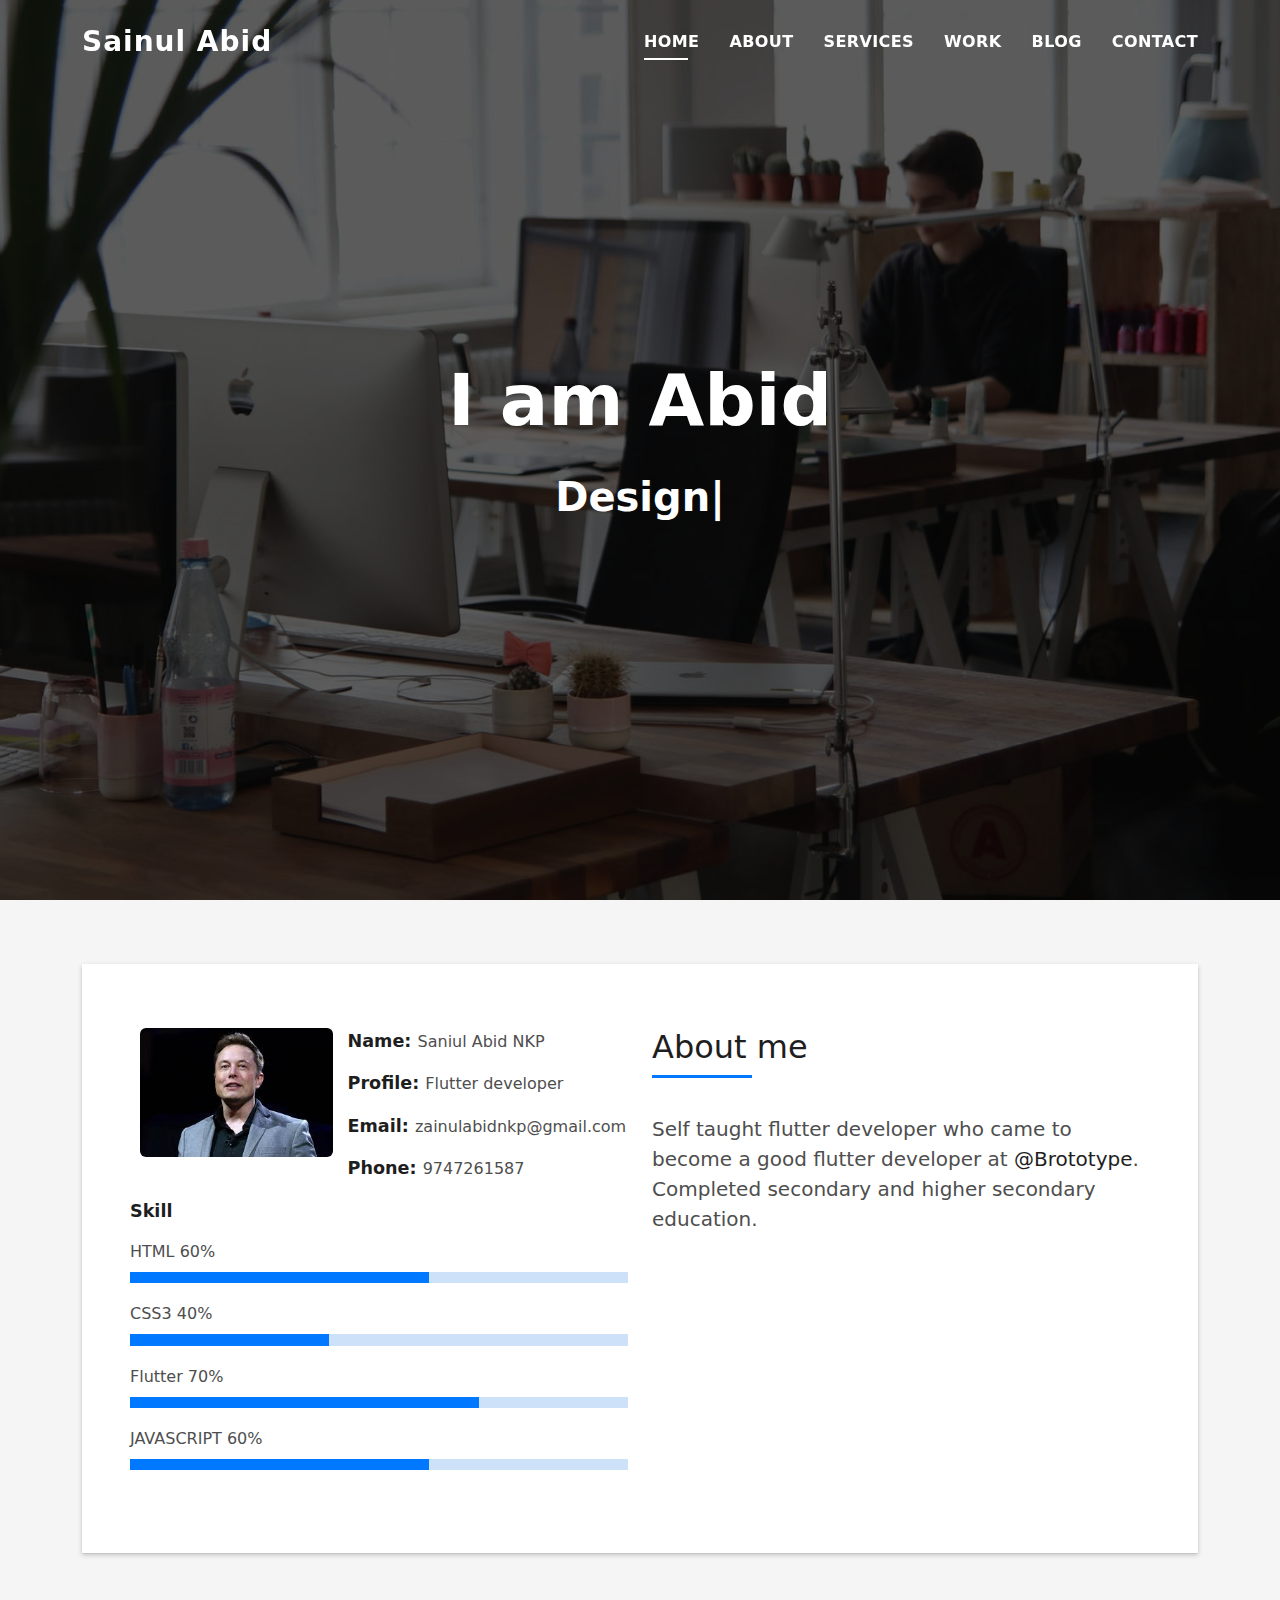
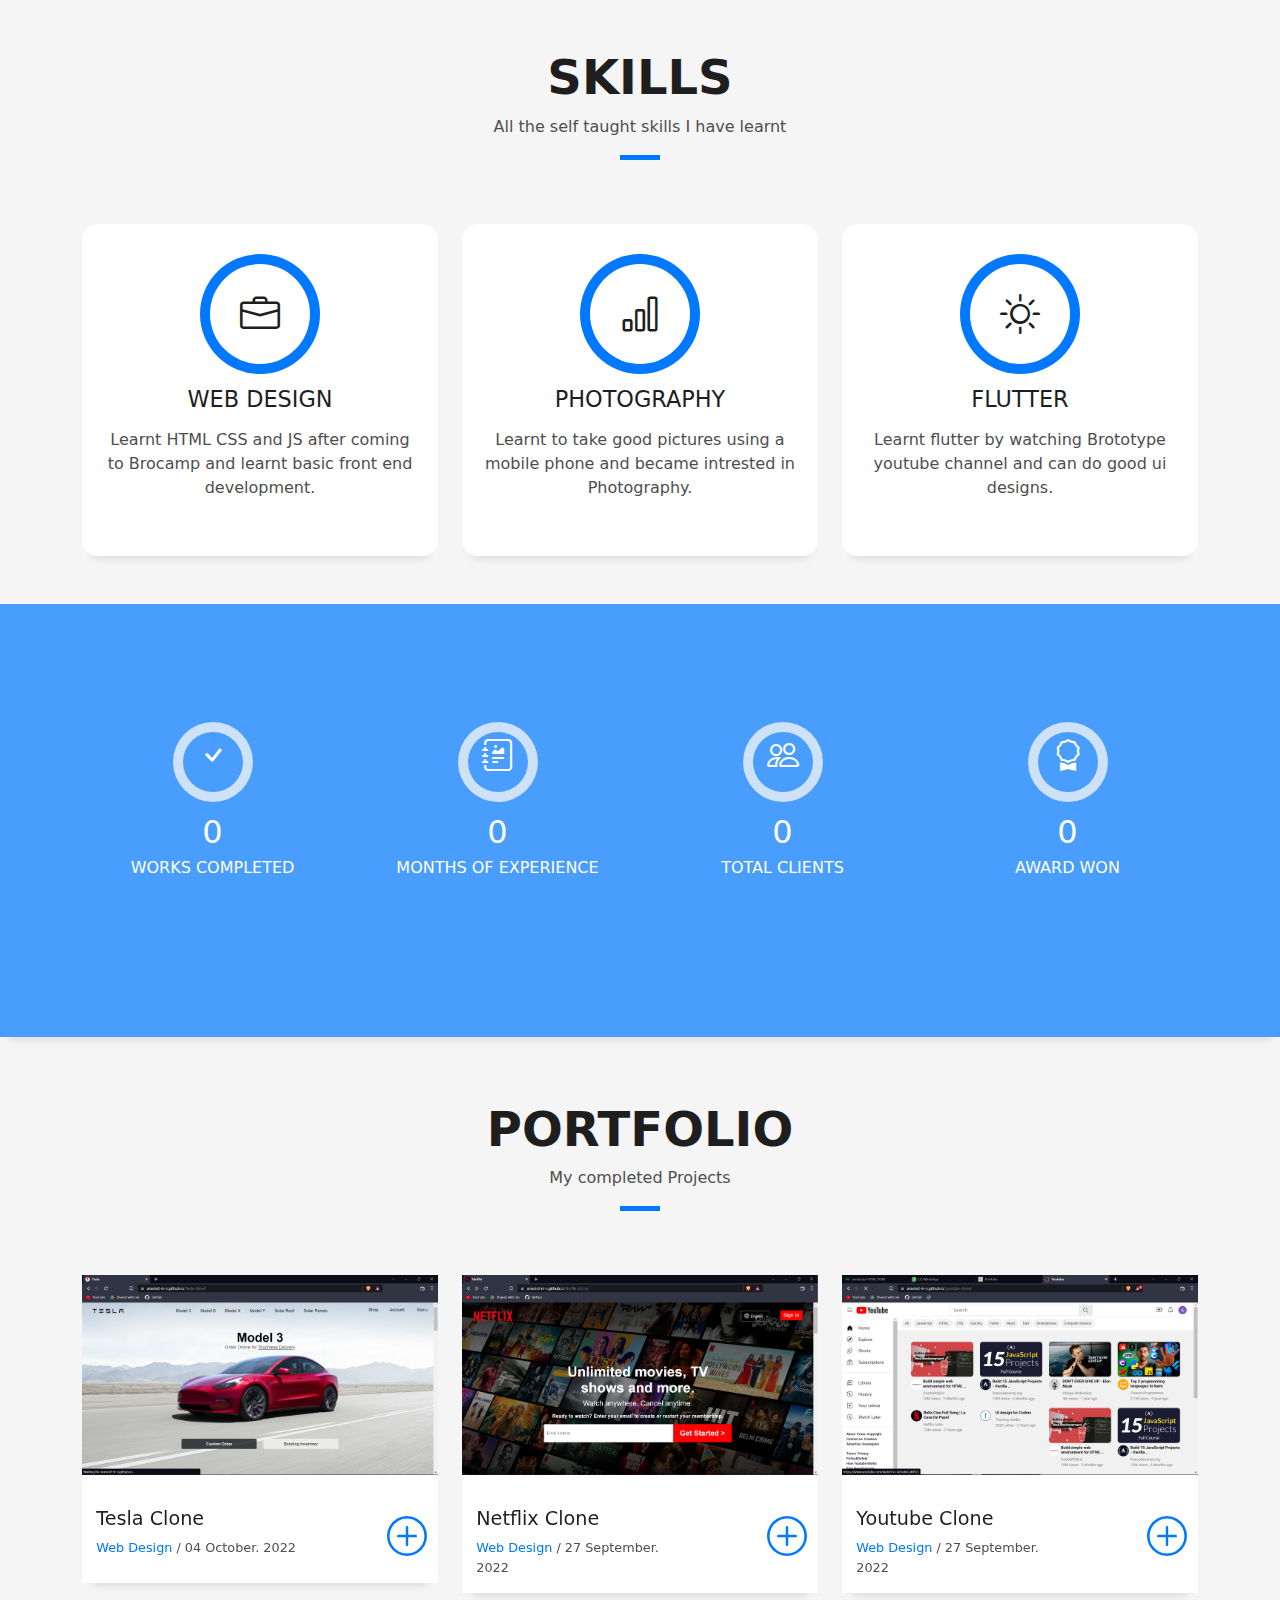
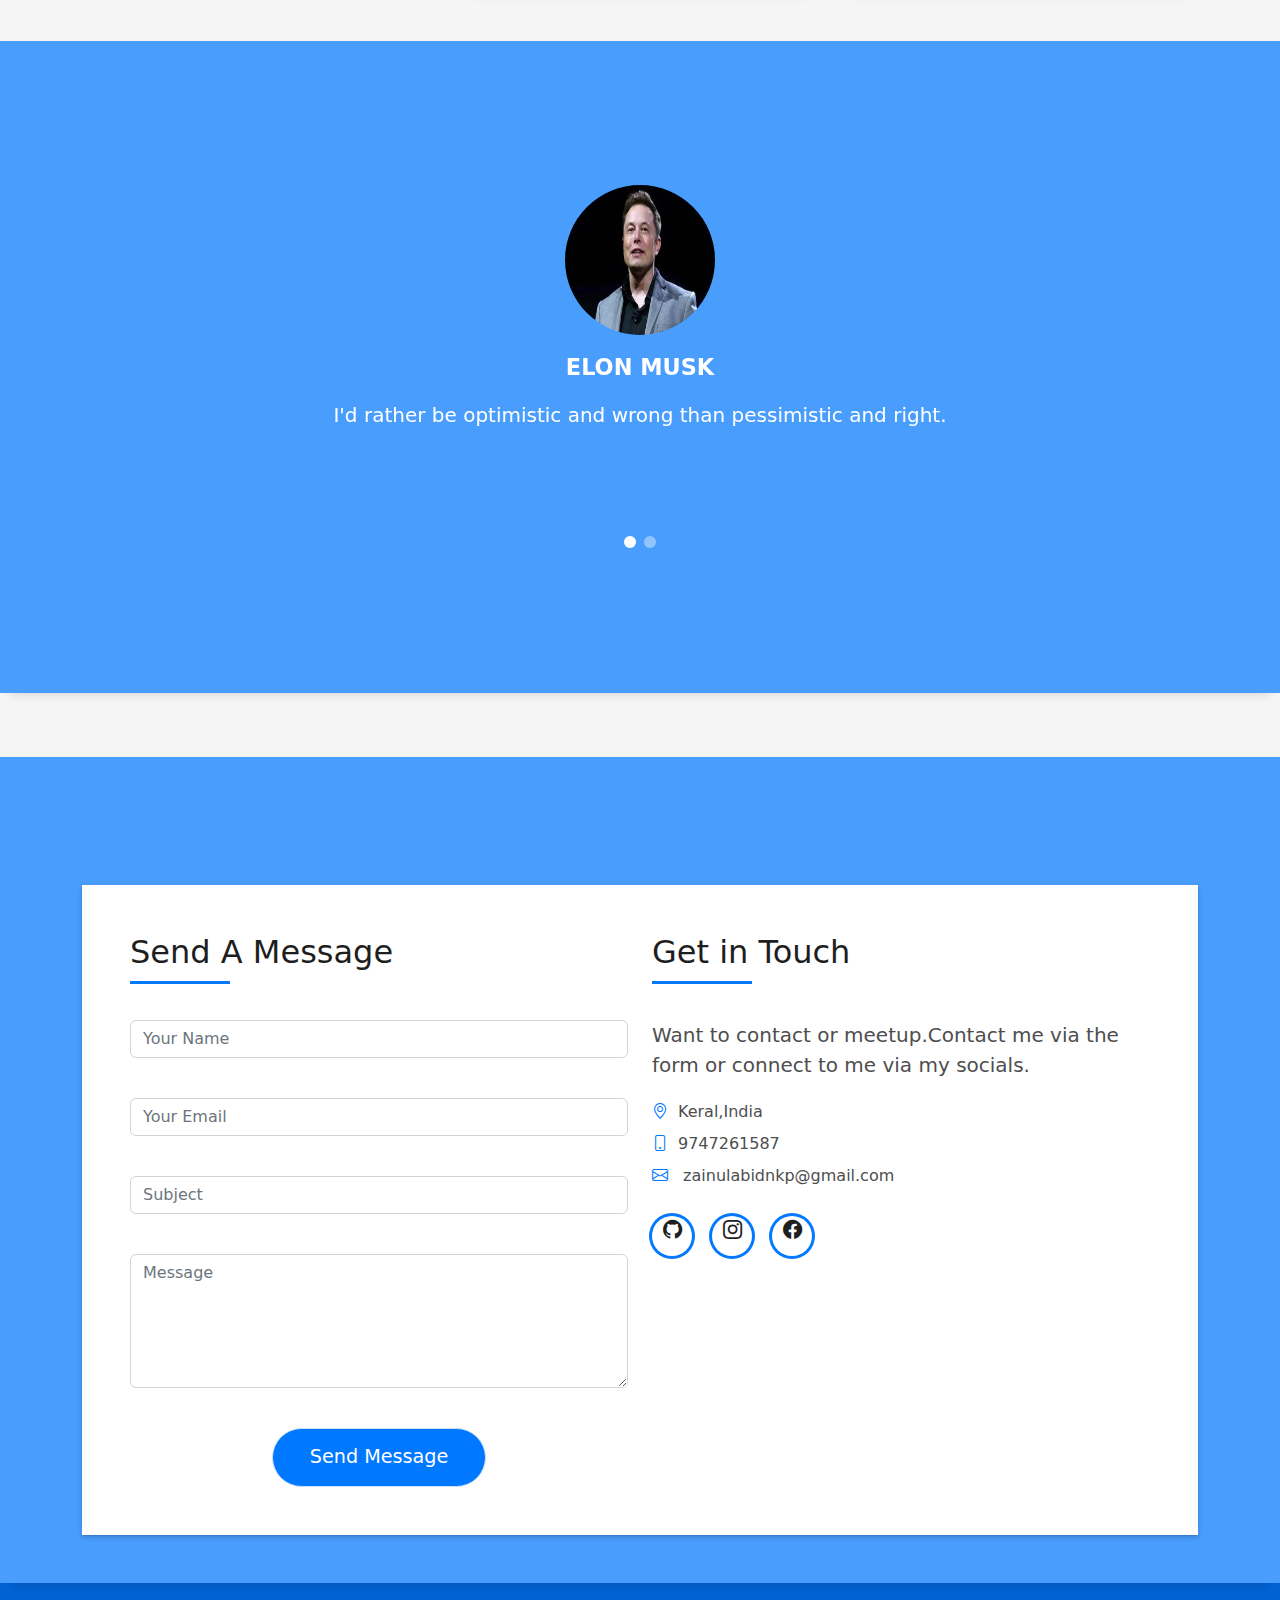
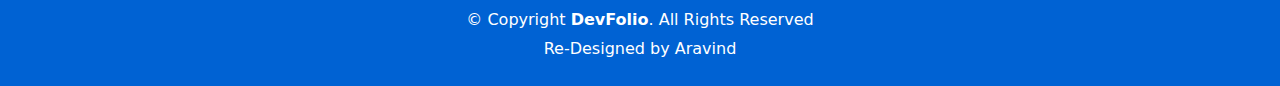
<file: personal website/index.html>
<!DOCTYPE html>
<html lang="en">

<head>
  <meta charset="utf-8">
  <meta content="width=device-width, initial-scale=1.0" name="viewport">

  <title>Portfolio</title>
  <meta content="" name="description">
  <meta content="" name="keywords">

  <!-- Favicons -->
  <link href="assets/img/favicon.png" rel="icon">

  <!-- Vendor CSS Files -->
  <link href="assets/vendor/bootstrap/css/bootstrap.min.css" rel="stylesheet">
  <link href="assets/vendor/bootstrap-icons/bootstrap-icons.css" rel="stylesheet">
  <link href="assets/vendor/glightbox/css/glightbox.min.css" rel="stylesheet">
  <link href="assets/vendor/swiper/swiper-bundle.min.css" rel="stylesheet">
  <!-- Template Main CSS File -->
  <link href="assets/css/style.css" rel="stylesheet">
</head>

<body>

  <!-- ======= Header ======= -->
  <header id="header" class="fixed-top">
    <div class="container d-flex align-items-center justify-content-between">

      <h1 class="logo"><a href="index.html">Sainul Abid</a></h1>

      <nav id="navbar" class="navbar">
        <ul>
          <li><a class="nav-link scrollto active" href="#hero">Home</a></li>
          <li><a class="nav-link scrollto" href="#about">About</a></li>
          <li><a class="nav-link scrollto" href="#services">Services</a></li>
          <li><a class="nav-link scrollto " href="#work">Work</a></li>
          <li><a class="nav-link scrollto " href="#blog">Blog</a></li>
          <li><a class="nav-link scrollto" href="#contact">Contact</a></li>
        </ul>
        <i class="bi bi-list mobile-nav-toggle"></i>
      </nav><!-- .navbar -->

    </div>
  </header><!-- End Header -->

  <!-- ======= Hero Section ======= -->
  <div id="hero" class="hero route bg-image" style="background-image: url(assets/img/counters-bg.jpg)">
    <div class="overlay-itro"></div>
    <div class="hero-content display-table">
      <div class="table-cell">
        <div class="container">
          <h1 class="hero-title mb-4">I am Abid</h1>
          <p class="hero-subtitle"><span class="typed" data-typed-items="Designer, Developer, Photographer"></span></p>
        </div>
      </div>
    </div>
  </div>
  <main id="main">

    <!-- ======= About Section ======= -->
    <section id="about" class="about-mf sect-pt4 route">
      <div class="container">
        <div class="row">
          <div class="col-sm-12">
            <div class="box-shadow-full">
              <div class="row">
                <div class="col-md-6">
                  <div class="row">
                    <div class="col-sm-6 col-md-5">
                      <div class="about-img">
                        <img src="assets/img/testimonial-2.jpg" class="img-fluid rounded b-shadow-a" alt="">
                      </div>
                    </div>
                    <div class="col-sm-6 col-md-7">
                      <div class="about-info">
                        <p><span class="title-s">Name: </span> <span>Saniul Abid NKP</span></p>
                        <p><span class="title-s">Profile: </span> <span>Flutter developer</span></p>
                        <p><span class="title-s">Email: </span> <span>zainulabidnkp@gmail.com</span></p>
                        <p><span class="title-s">Phone: </span> <span>9747261587</span></p>
                      </div>
                    </div>
                  </div>
                  <div class="skill-mf">
                    <p class="title-s">Skill</p>
                    <span>HTML</span> <span class="pull-right">60%</span>
                    <div class="progress">
                      <div class="progress-bar" role="progressbar" style="width: 60%;" aria-valuenow="85"
                        aria-valuemin="0" aria-valuemax="100"></div>
                    </div>
                    <span>CSS3</span> <span class="pull-right">40%</span>
                    <div class="progress">
                      <div class="progress-bar" role="progressbar" style="width:40%" aria-valuenow="75"
                        aria-valuemin="0" aria-valuemax="100"></div>
                    </div>
                    <span>Flutter</span> <span class="pull-right">70%</span>
                    <div class="progress">
                      <div class="progress-bar" role="progressbar" style="width: 70%" aria-valuenow="50"
                        aria-valuemin="0" aria-valuemax="100"></div>
                    </div>
                    <span>JAVASCRIPT</span> <span class="pull-right">60%</span>
                    <div class="progress">
                      <div class="progress-bar" role="progressbar" style="width: 60%" aria-valuenow="90"
                        aria-valuemin="0" aria-valuemax="100"></div>
                    </div>
                  </div>
                </div>
                <div class="col-md-6">
                  <div class="about-me pt-4 pt-md-0">
                    <div class="title-box-2">
                      <h5 class="title-left">
                        About me
                      </h5>
                    </div>
                    <p class="lead">
                      Self taught flutter developer who came to become a good flutter developer at <a
                        href="">@Brototype</a>.
                      Completed secondary and higher secondary education.
                    </p>
                  </div>
                </div>
              </div>
            </div>
          </div>
        </div>
      </div>
    </section>
    <section id="services" class="services-mf pt-5 route">
      <div class="container">
        <div class="row">
          <div class="col-sm-12">
            <div class="title-box text-center">
              <h3 class="title-a">
                Skills
              </h3>
              <p class="subtitle-a">
                All the self taught skills I have learnt
              </p>
              <div class="line-mf"></div>
            </div>
          </div>
        </div>
        <div class="row">
          <div class="col-md-4">
            <div class="service-box">
              <div class="service-ico">
                <span class="ico-circle"><i class="bi bi-briefcase"></i></span>
              </div>
              <div class="service-content">
                <h2 class="s-title">Web Design</h2>
                <p class="s-description text-center">
                  Learnt HTML CSS and JS after coming to Brocamp and learnt basic front end development.
                </p>
              </div>
            </div>
          </div>
          <div class="col-md-4">
            <div class="service-box">
              <div class="service-ico">
                <span class="ico-circle"><i class="bi bi-bar-chart"></i></span>
              </div>
              <div class="service-content">
                <h2 class="s-title">Photography</h2>
                <p class="s-description text-center">
                  Learnt to take good pictures using a mobile phone and became intrested in Photography.
                </p>
              </div>
            </div>
          </div>
          <div class="col-md-4">
            <div class="service-box">
              <div class="service-ico">
                <span class="ico-circle"><i class="bi bi-brightness-high"></i></span>
              </div>
              <div class="service-content">
                <h2 class="s-title">Flutter</h2>
                <p class="s-description text-center">
                  Learnt flutter by watching Brototype youtube channel and can do good ui designs.
                </p>
              </div>
            </div>
          </div>
        </div>
      </div>
    </section><!-- End Services Section -->

    <!-- ======= Counter Section ======= -->
    <div class="section-counter paralax-mf bg-image" style="background-image: url(assets/img/counters-bg.jpg)">
      <div class="overlay-mf"></div>
      <div class="container position-relative">
        <div class="row">
          <div class="col-sm-3 col-lg-3">
            <div class="counter-box counter-box pt-4 pt-md-0">
              <div class="counter-ico">
                <span class="ico-circle"><i class="bi bi-check"></i></span>
              </div>
              <div class="counter-num">
                <p data-purecounter-start="0" data-purecounter-end="5" data-purecounter-duration="1"
                  class="counter purecounter"></p>
                <span class="counter-text">WORKS COMPLETED</span>
              </div>
            </div>
          </div>
          <div class="col-sm-3 col-lg-3">
            <div class="counter-box pt-4 pt-md-0">
              <div class="counter-ico">
                <span class="ico-circle"><i class="bi bi-journal-richtext"></i></span>
              </div>
              <div class="counter-num">
                <p data-purecounter-start="0" data-purecounter-end="6" data-purecounter-duration="1"
                  class="counter purecounter"></p>
                <span class="counter-text">MONTHS OF EXPERIENCE</span>
              </div>
            </div>
          </div>
          <div class="col-sm-3 col-lg-3">
            <div class="counter-box pt-4 pt-md-0">
              <div class="counter-ico">
                <span class="ico-circle"><i class="bi bi-people"></i></span>
              </div>
              <div class="counter-num">
                <p data-purecounter-start="0" data-purecounter-end="0" data-purecounter-duration="1"
                  class="counter purecounter"></p>
                <span class="counter-text">TOTAL CLIENTS</span>
              </div>
            </div>
          </div>
          <div class="col-sm-3 col-lg-3">
            <div class="counter-box pt-4 pt-md-0">
              <div class="counter-ico">
                <span class="ico-circle"><i class="bi bi-award"></i></span>
              </div>
              <div class="counter-num">
                <p data-purecounter-start="0" data-purecounter-end="0" data-purecounter-duration="1"
                  class="counter purecounter"></p>
                <span class="counter-text">AWARD WON</span>
              </div>
            </div>
          </div>
        </div>
      </div>
    </div><!-- End Counter Section -->

    <!-- ======= Portfolio Section ======= -->
    <section id="work" class="portfolio-mf sect-pt4 route">
      <div class="container">
        <div class="row">
          <div class="col-sm-12">
            <div class="title-box text-center">
              <h3 class="title-a">
                Portfolio
              </h3>
              <p class="subtitle-a">
                My completed Projects
              </p>
              <div class="line-mf"></div>
            </div>
          </div>
        </div>
        <div class="row">
          <div class="col-md-4">
            <div class="work-box">
              <a href="assets/img/proj1.png" data-gallery="portfolioGallery" class="portfolio-lightbox">
                <div class="work-img">
                  <img src="assets/img/proj1.png" alt="" class="img-fluid">
                </div>
              </a>
              <div class="work-content">
                <div class="row">
                  <div class="col-sm-8">
                    <h2 class="w-title">Tesla Clone</h2>
                    <div class="w-more">
                      <span class="w-ctegory">Web Design</span> / <span class="w-date">04 October. 2022</span>
                    </div>
                  </div>
                  <div class="col-sm-4">
                    <div class="w-like">
                      <a href="https://aravind-m-s.github.io/Tesla-clone/"> <span class="bi bi-plus-circle"></span></a>
                    </div>
                  </div>
                </div>
              </div>
            </div>
          </div>
          <div class="col-md-4">
            <div class="work-box">
              <a href="assets/img/proj2.png" data-gallery="portfolioGallery" class="portfolio-lightbox">
                <div class="work-img">
                  <img src="assets/img/proj2.png" alt="" class="img-fluid">
                </div>
              </a>
              <div class="work-content">
                <div class="row">
                  <div class="col-sm-8">
                    <h2 class="w-title">Netflix Clone</h2>
                    <div class="w-more">
                      <span class="w-ctegory">Web Design</span> / <span class="w-date">27 September. 2022</span>
                    </div>
                  </div>
                  <div class="col-sm-4">
                    <div class="w-like">
                      <a href="https://aravind-m-s.github.io/Netflix-clone"> <span class="bi bi-plus-circle"></span></a>
                    </div>
                  </div>
                </div>
              </div>
            </div>
          </div>
          <div class="col-md-4">
            <div class="work-box">
              <a href="assets/img/proj3.png" data-gallery="portfolioGallery" class="portfolio-lightbox">
                <div class="work-img">
                  <img src="assets/img/proj3.png" alt="" class="img-fluid">
                </div>
              </a>
              <div class="work-content">
                <div class="row">
                  <div class="col-sm-8">
                    <h2 class="w-title">Youtube Clone</h2>
                    <div class="w-more">
                      <span class="w-ctegory">Web Design</span> / <span class="w-date">27 September. 2022</span>
                    </div>
                  </div>
                  <div class="col-sm-4">
                    <div class="w-like">
                      <a href="https://aravind-m-s.github.io/youtube-clone/"> <span class="bi bi-plus-circle"></span></a>
                    </div>
                  </div>
                </div>
              </div>
            </div>
          </div>
        </div>
      </div>
    </section>
    <div class="testimonials paralax-mf bg-image" style="background-image: url(assets/img/overlay-bg.jpg)">
      <div class="overlay-mf"></div>
      <div class="container">
        <div class="row">
          <div class="col-md-12">

            <div class="testimonials-slider swiper" data-aos="fade-up" data-aos-delay="100">
              <div class="swiper-wrapper">

                <div class="swiper-slide">
                  <div class="testimonial-box">
                    <div class="author-test">
                      <img src="assets/img/testimonial-2.jpg" alt="" class="rounded-circle b-shadow-a" width="150px"
                        height="150px">
                      <span class="author">Elon Musk</span>
                    </div>
                    <div class="content-test">
                      <p class="description lead">
                        I'd rather be optimistic and wrong than pessimistic and right.
                      </p>
                    </div>
                  </div>
                </div><!-- End testimonial item -->

                <div class="swiper-slide">
                  <div class="testimonial-box">
                    <div class="author-test">
                      <img src="assets/img/testimonial-4.jpg" alt="" class="rounded-circle b-shadow-a">
                      <span class="author">Mahatma Gandhi</span>
                    </div>
                    <div class="content-test">
                      <p class="description lead">
                        An ounce of patience is worth more than a tonne of preaching.
                      </p>
                    </div>
                  </div>
                </div><!-- End testimonial item -->
              </div>
              <div class="swiper-pagination"></div>
            </div>
          </div>
        </div>
      </div>
    </div>

    <section id="contact" class="paralax-mf footer-paralax bg-image sect-mt4 route"
      style="background-image: url(assets/img/overlay-bg.jpg)">
      <div class="overlay-mf"></div>
      <div class="container">
        <div class="row">
          <div class="col-sm-12">
            <div class="contact-mf">
              <div id="contact" class="box-shadow-full">
                <div class="row">
                  <div class="col-md-6">
                    <div class="title-box-2">
                      <h5 class="title-left">
                        Send A Message
                      </h5>
                    </div>
                    <div>
                      <form id="submit-form" method="post" onsubmit="return false">
                        <div class="row">
                          <div class="col-md-12 mb-3">
                            <div class="form-group">
                              <input type="text" name="name" class="form-control" id="name" placeholder="Your Name">
                            </div>
                            <div><label id="name-error" class="errors"></label></div>
                          </div>
                          <div class="col-md-12 mb-3">
                            <div class="form-group">
                              <input type="text" class="form-control" name="email" id="email" placeholder="Your Email">
                            </div>
                            <div><label id="email-error" class="errors"></label></div>
                          </div>
                          <div class="col-md-12 mb-3">
                            <div class="form-group">
                              <input type="text" class="form-control" name="subject" id="subject" placeholder="Subject">
                            </div>
                            <div><label id="subject-error" class="errors"></label></div>
                          </div>
                          <div class="col-md-12">
                            <div class="form-group">
                              <textarea class="form-control" name="message" rows="5" placeholder="Message"
                                id="message"></textarea>
                            </div>
                            <div><label id="message-error" class="errors"></label></div>
                          </div>
                          <div class="pt-3 col-md-12 text-center">
                            <div class="text-success" id="submitted-msg">Message Sent succesfull, Thank You </div>
                            <input type="submit" class="button button-a button-big button-rouded" value="Send Message">
                          </div>
                        </div>
                      </form>
                    </div>
                  </div>
                  <div class="col-md-6">
                    <div class="title-box-2 pt-4 pt-md-0">
                      <h5 class="title-left">
                        Get in Touch
                      </h5>
                    </div>
                    <div class="more-info">
                      <p class="lead">
                        Want to contact or meetup.Contact me via the form or connect to me via my socials.
                      </p>
                      <ul class="list-ico">
                        <li><span class="bi bi-geo-alt"></span>Keral,India</li>
                        <li><span class="bi bi-phone"></span>9747261587</li>
                        <li><span class="bi bi-envelope"></span> zainulabidnkp@gmail.com</li>
                      </ul>
                    </div>
                    <div class="socials">
                      <ul>
                        <li><a href="https://github.com/abid127" target="_blank"><span class="ico-circle"><i
                                class="bi bi-github"></i></span></a></li>
                        <li><a href="https://www.instagram.com/sainul_a_b/" target="_blank"><span class="ico-circle"><i
                                class="bi bi-instagram"></i></span></a></li>
                        <li><a href="https://www.facebook.com/sainul.abid.37017794" target="_blank"><span class="ico-circle"><i
                                class="bi bi-facebook"></i></span></a></li>
                      </ul>
                    </div>
                  </div>
                </div>
              </div>
            </div>
          </div>
        </div>
      </div>
    </section><!-- End Contact Section -->

  </main><!-- End #main -->

  <!-- ======= Footer ======= -->
  <footer>
    <div class="container">
      <div class="row">
        <div class="col-sm-12">
          <div class="copyright-box">
            <p class="copyright">&copy; Copyright <strong>DevFolio</strong>. All Rights Reserved</p>
            <div class="credits">
              Re-Designed by <a href="https://bootstrapmade.com/">Aravind</a>
            </div>
          </div>
        </div>
      </div>
    </div>
  </footer><!-- End  Footer -->

  <div id="preloader"></div>
  <a href="#" class="back-to-top d-flex align-items-center justify-content-center"><i
      class="bi bi-arrow-up-short"></i></a>

  <!-- Vendor JS Files -->
  <script src="assets/vendor/purecounter/purecounter_vanilla.js"></script>
  <script src="assets/vendor/bootstrap/js/bootstrap.bundle.min.js"></script>
  <script src="assets/vendor/glightbox/js/glightbox.min.js"></script>
  <script src="assets/vendor/swiper/swiper-bundle.min.js"></script>
  <script src="assets/vendor/typed.js/typed.min.js"></script>
  <script src="assets/js/validation.js"></script>

  <script src="https://ajax.googleapis.com/ajax/libs/jquery/3.5.1/jquery.min.js"></script>

  <!-- Template Main JS File -->
  <script src="assets/js/main.js"></script>
  <script>
    function submitformurl() {
        $.ajax({
          url: "https://script.google.com/macros/s/AKfycbztjqp0pbFsfwCbUysnP3SfV7Cyl4mUoyHczE9cEnoe57qW6CwMYnx87ri6xcVmIQxw/exec",
          data: $("#submit-form").serialize(),
          method: "post",
        })
      }
  </script>

</body>

</html>
</file>
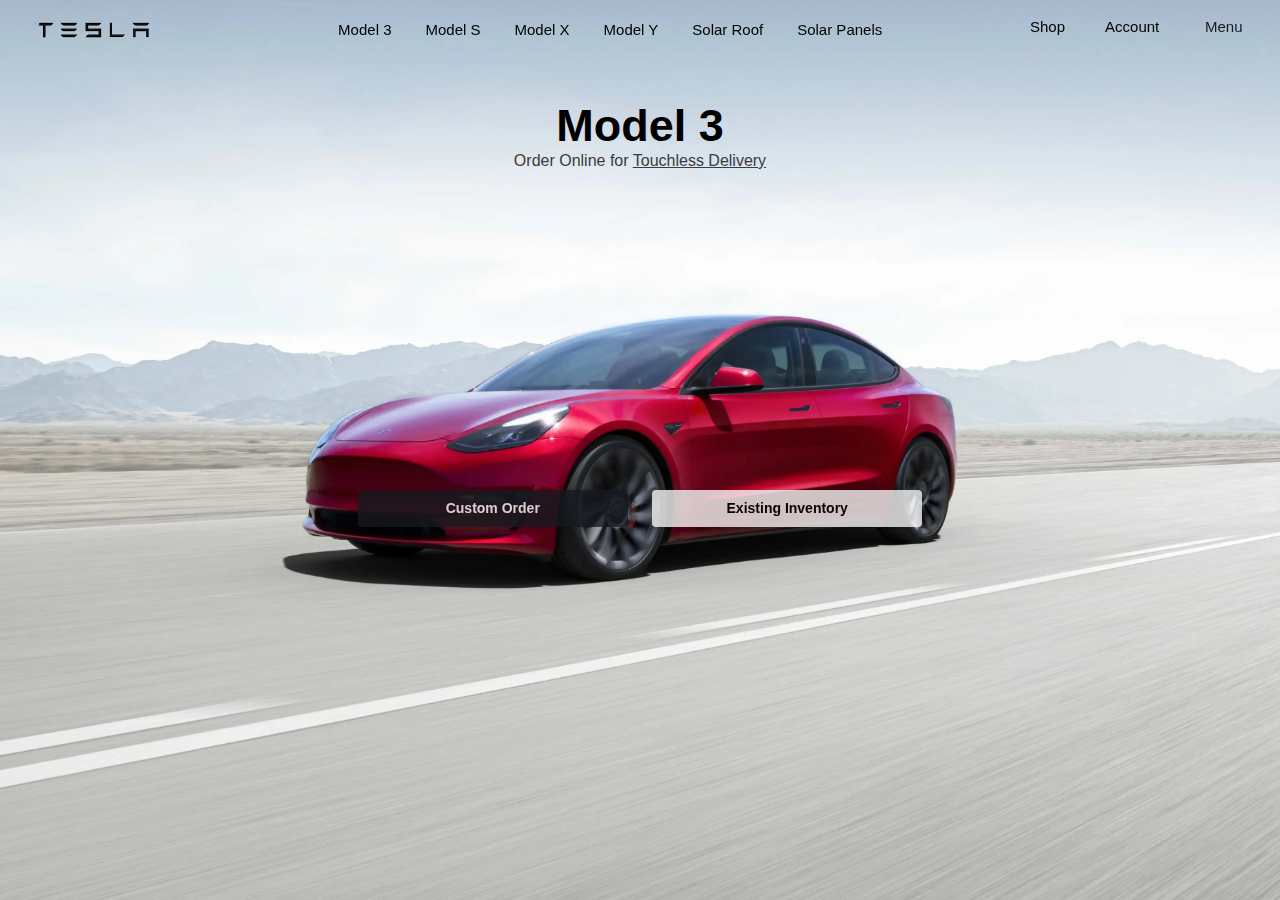
<file: TESLA/index.html>
<!DOCTYPE html>
<html lang="en">

<head>
    <meta charset="UTF-8">
    <meta http-equiv="X-UA-Compatible" content="IE=edge">
    <meta name="viewport" content="width=device-width, initial-scale=1.0">
    <title>Tesla</title>
    <link rel="icon" href="assets/tlogo.webp">
    <link rel="stylesheet" href="style.css">
    <link rel="preconnect" href="https://fonts.googleapis.com">
    <link rel="preconnect" href="https://fonts.gstatic.com" crossorigin>
    <link href="https://fonts.googleapis.com/css2?family=Montserrat:ital,wght@0,400;0,600;0,900;1,400&display=swap" rel="stylesheet">
</head>

<body>
    <nav>
        <div id="logo"><img src="assets/logo.webp"></div>
        <div class="items">
            <div id="m3" class="models"><a href="" class="item">Model 3</a></div>
            <div id="ms" class="models"><a href="" class="item">Model S</a></div>
            <div id="mx" class="models"><a href="" class="item">Model X</a></div>
            <div id="my" class="models"><a href="" class="item">Model Y</a></div>
            <div id="sr" class="models"><a href="" class="item">Solar Roof</a></div>
            <div id="sp" class="models"><a href="" class="item">Solar Panels</a></div>
        </div>
        <div class="end">
            <div id="shop" class="models"><a href="" class="item">Shop</a></div>
            <div id="acc" class="models"><a href="" class="item">Account</a></div> 
        </div>
        <div id="menu" onclick="openNav()"><a class="menu">Menu</a></div>
        <div id="side-nav">
            <button onclick="closeNav()">✕</button>
            <div class="elements">
                <div id="inv" class="list">Existing Inventory</div>
                <div id="used-inv" class="list">Used Inventory</div>
                <div id="trade" class="list">Trade-In</div>
                <div id="test" class="list">Test Drive</div>  
                <div id="ins" class="list">Insurance</div>  
                <div id="cyber" class="list">Cybertruck</div>  
                <div id="road" class="list">Roadster</div>  
                <div id="semi" class="list">Semi</div>  
                <div id="charge" class="list">Charging</div>  
                <div id="power" class="list">PowerWall</div>  
                <div id="com" class="list">Commercial Energy</div>  
                <div id="util" class="list">Utilities</div>  
                <div id="find" class="list">Find Us</div>  
                <div id="sup" class="list">Support</div>  
                <div id="inv-rel" class="list">Investor Relations</div> 
            </div> 
        </div>
    </nav>
    <div class="scroll">
        <section class="cmn-sec"  style="background-image: url('assets/m3.webp');">
            <div class="top">
                <h1 class="model">Model 3</h1>
                <h1 class="order">Order Online for <a href=""><u>Touchless Delivery</u></a></h1>
            </div>
            <div class="bottom">
                <button class="order">Custom Order</button>
                <button class="inv">Existing Inventory</button>
            </div>
        </section>
        <section class="cmn-sec"  style="background-image: url('assets/my.webp');">
            <div class="top">
                <h1 class="model">Model Y</h1>
                <h1 class="order">Order Online for <a href=""><u>Touchless Delivery</u></a></h1>
            </div>
            <div class="bottom">
                <button class="order">Custom Order</button>
                <button class="inv">Existing Inventory</button>
            </div>
        </section>
        <section class="cmn-sec" style="background-image: url('assets/ms.webp');">
            <div class="top">
                <h1 class="model">Model S</h1>
                <h1 class="order">Order Online for <a href=""><u>Touchless Delivery</u></a></h1>
            </div>
            <div class="bottom">
                <button class="order">Custom Order</button>
                <button class="inv">Existing Inventory</button>
            </div>
        </section>
        <section class="cmn-sec" style="background-image: url('assets/mx.webp');">
            <div class="top">
                <h1 class="model">Model X</h1>
                <h1 class="order">Order Online for <a href=""><u>Touchless Delivery</u></a></h1>
            </div>
            <div class="bottom">
                <button class="order">Custom Order</button>
                <button class="inv">Existing Inventory</button>
            </div>
        </section>
        <section class="cmn-sec" style="background-image: url('assets/sp.webp');">
            <div class="top">
                <h1 class="model">Solar Panels</h1>
                <h1 class="order">Low cost Solar Panels in America</h1>
            </div>
            <div class="bottom">
                <button class="order">Order Now</button>
                <button class="inv">Learn More</button>
            </div>
        </section>
        <section class="cmn-sec" style="background-image: url('assets/sr.webp');">
            <div class="top">
                <h1 class="model">Solar Roof</h1>
                <h1 class="order">Order Online for <a href=""><u>Touchless Delivery</u></a></h1>
            </div>
            <div class="bottom">
                <button class="order">Order Now</button>
                <button class="inv">Learn More</button>
            </div>
        </section>
        <section  class="cmn-sec sec7" style="background-image: url('assets/acces.webp');">
            <div class="top">
                <h1 class="model">Accesories</h1>
            </div>
            <div class="bottom">
                <button class="order">Shop Now</button>
            </div>
            <div class="footer">
                <a href="">Tesla © 2022</a>
                <a href="">Privacy & legal</a>
                <a href="">Vehicle Recalls</a>
                <a href="">Contact</a>
                <a href="">Carrers</a>
                <a href="">News</a>
                <a href="">Engage</a>
                <a href="">Locations</a>
            </div>
        </section>
    </div>
    <script src="script.js"></script>
</body>
</html>
</file>
<file: TESLA/style.css>
*{
    font-family: sans-serif;
    overflow-x: hidden;
    margin: 0;
}

a{
    text-decoration: none;
}

.scroll{
    height: 100vh;
    scroll-snap-type: y mandatory;
}

.cmn-sec{
    scroll-snap-align: start;
}

button{
    cursor: pointer;
}

/* Navigaton */

nav{
    width: 100vw;
    font-family: 'Montserrat', sans-serif;
    /* padding-top: 10px; */
    background-color: transparent;
    position: fixed ;
    font-weight: 500;
    display: flex;
    justify-content: space-between;
    font-size: 15px;
}

#logo img{
    padding-top: 10px;
    padding-left: 33px ;
    padding-right: 60px;
    height: 40px;
}

.items{
    display: flex;
    padding: 0 100px;
    margin-top: 14px;
}

.end{

    display: flex;
    margin-left: -35px;
}

.end .item{
    padding-left: 20px;
}

.items .item{
    align-items: center;
    padding: 0 17px;
    text-decoration: none;
    color: black;

}

.models{
    padding-top: 7px;
    height: 25px;
    border-radius: 5px;
}

#m3:hover {
    background-color: rgba(0,0, 0,0.1);
}

#ms:hover {
    background-color: rgba(0,0, 0,0.1);
}

#mx:hover {
    background-color: rgba(0,0, 0,0.1);
}

#my:hover {
    background-color: rgba(0,0, 0,0.1);
}

#sr:hover {
    background-color: rgba(0,0, 0,0.1);
}

#sp:hover {
    background-color: rgba(0,0, 0,0.1);
}

#shop:hover {
    background-color: rgba(0,0, 0,0.1);
}

#acc:hover {
    background-color: rgba(0,0, 0,0.1);
}

#menu:hover {
    background-color: rgba(0,0, 0,0.1);
}

.end{
    padding-left: 40px;
    align-items: center;
}

.end .item{
    padding-right: 20px ;
    text-decoration: none;
    color: black;
}

#menu{
    margin-top: 8px;
    height: 25px;
    width: 55px;
    margin-right:20px;
    padding-top: 10px;
    padding-left: 20px;
    border-radius: 5px;
    cursor: pointer ;

}

.menu  {
    margin-right: 50px;
    color: #171a20;
}

#side-nav {
    display: none;
    position: fixed;
    right: 0;
    z-index: 1;
    height: 100%;
    background-color: white;
}

#side-nav .elements{
    margin-top: 75px;
}

#side-nav .list{
    margin: 5px 40px;
    padding-left: 10px;
    padding-top: 10px;
    width: 200px;
    height: 25px;
    color: #393c41;
    border-radius: 5px;
}


#side-nav button{
    height: 40px;
    width: 40px;
    position: absolute;
    right: 20px;
    top: 20px;
    border-radius: 5px;
    border-color: transparent;
    background-color: transparent;
    font-size: 20px;
}

#side-nav button:hover{
    background-color: rgba(0,0, 0,0.1);
}

#side-nav #inv:hover{
    background-color: rgba(0,0, 0,0.1);
}

#side-nav #used-inv:hover{
    background-color: rgba(0,0, 0,0.1);
}

#side-nav #trade:hover{
    background-color: rgba(0,0, 0,0.1);
}

#side-nav #test:hover{
    background-color: rgba(0,0, 0,0.1);
}

#side-nav #ins:hover{
    background-color: rgba(0,0, 0,0.1);
}

#side-nav #cyber:hover{
    background-color: rgba(0,0, 0,0.1);
}

#side-nav #road:hover{
    background-color: rgba(0,0, 0,0.1);
}

#side-nav #semi:hover{
    background-color: rgba(0,0, 0,0.1);
}

#side-nav #charge:hover{
    background-color: rgba(0,0, 0,0.1);
}

#side-nav #power:hover{
    background-color: rgba(0,0, 0,0.1);
}

#side-nav #com:hover{
    background-color: rgba(0,0, 0,0.1);
}


#side-nav #util:hover{
    background-color: rgba(0,0, 0,0.1);
}

#side-nav #find:hover{
    background-color: rgba(0,0, 0,0.1);
}

#side-nav #sup:hover{
    background-color: rgba(0,0, 0,0.1);
}

#side-nav #inv-rel:hover{
    background-color: rgba(0,0, 0,0.1);
}

@media screen and (max-width: 1275px){
    .items{
        display: none;
    }
    .end{
        display: none;
    }

}




/* Default values for sections */



.top{
    margin-top: 100px;
    
}

.top a{
    color: #393c41;
    
}

.top .model{
    font-size: 45px;
    font-weight: 600;
}

.top .order{
    font-size: 16px;
    font-weight: 100;
    color: #393c41;
}

.bottom .order{
    margin-right: 20px;
    font-size: 14px;
    font-weight: bold;
    height: 36.8px;
    width: 270px;
    background-color: #171a20;
    color: white;
    opacity: 0.8;
    border-width: 0px;
    border-radius: 4px;
}

.bottom .inv{
    font-size: 14px;
    font-weight: bold;
    height: 36.8px;
    width: 270px;
    background-color: #f4f4f4;
    opacity: 0.8;
    border-width: 0px;
    border-radius: 4px;
}


.bottom{
    margin-top: 320px;
}

@media screen and (max-width: 600px){


    .bottom .order{
        margin-left: 20px;
        margin-bottom: 10px;
        width: 80vw;
    }

    .bottom .inv{
        width: 80vw;
    }

    .footer{
        display: none;
    }
}

/* Section 1 */

section{
    width: 100vw;
    height: 100vh;
    object-position: center center;
    background-size: cover;
    background-position: center center;
    text-align: center;
    
}

.sec7 .bottom .order{
    margin-left: 20px;
    background-color: black;
    opacity: 0.9;
}

.footer{
    margin-top: 75px;
}
.footer a{
    font-size: 14px;
    color: #5c5e62;
    margin-right: 10px;
}
</file>
<file: personal website/assets/css/style.css>
/**
* Template Name: DevFolio - v4.9.0
* Template URL: https://bootstrapmade.com/devfolio-bootstrap-portfolio-html-template/
* Author: BootstrapMade.com
* License: https://bootstrapmade.com/license/
*/

/*--------------------------------------------------------------
# General
--------------------------------------------------------------*/
body {
  background-color: #f5f5f5;
  color: #4e4e4e;
}

h1,
h2, 
h3,
h4,
h5,
h6 {
  color: #1e1e1e;
}

a {
  color: #1e1e1e;
  text-decoration: none;
  transition: all 0.5s ease-in-out;
}

a:hover {
  color: #0078ff;
  text-decoration: none;
  transition: all 0.5s ease-in-out;
}

.p-r {
  position: relative;
}

.color-a {
  text-decoration: none;
  color: #0078ff;
}

.color-d {
  color: #f5f5f5;
}

.color-text-a {
  text-decoration: none;
  color: #4e4e4e;
}

.box-shadow,
.card-blog,
.work-box,
.service-box,
.paralax-mf {
  box-shadow: 0 13px 8px -10px rgba(0, 0, 0, 0.1);
}

.box-shadow-a,
.button:hover {
  text-decoration: none;
  box-shadow: 0 0 0 4px #cde1f8;
}

.display-5 {
  font-size: 2.5rem;
  font-weight: 300;
  line-height: 1.1;
}

.display-6 {
  font-size: 2rem;
  font-weight: 300;
  line-height: 1.1;
}

.avatar {
  width: 32px;
  height: 32px;
  margin-right: 4px;
  overflow: hidden;
}

.bg-image {
  background-repeat: no-repeat;
  background-attachment: fixed;
  background-size: cover;
  background-position: center center;
}

@media (max-width: 1024px) {
  .bg-image {
    background-attachment: scroll;
  }
}

.overlay-mf {
  background-color: #0078ff;
}

.overlay-mf {
  position: absolute;
  top: 0;
  left: 0px;
  padding: 0;
  height: 100%;
  width: 100%;
  opacity: 0.7;
}

.paralax-mf {
  position: relative;
  padding: 8rem 0;
}

.display-table {
  width: 100%;
  height: 100%;
  display: table;
}

.table-cell {
  display: table-cell;
  vertical-align: middle;
}

/*--/ Sections /--*/
.sect-4 {
  padding: 4rem 0;
}

.sect-pt4 {
  padding-top: 4rem;
}

.sect-mt4 {
  margin-top: 4rem;
}

/*--/ Title s /--*/
.title-s {
  font-weight: 600;
  color: #1e1e1e;
  font-size: 1.1rem;
}

/*--/ Title A /--*/
.title-box {
  margin-bottom: 4rem;
}

.title-a {
  text-decoration: none;
  font-size: 3rem;
  font-weight: bold;
  text-transform: uppercase;
}

.subtitle-a {
  text-decoration: none;
  color: #4e4e4e;
}

.line-mf {
  width: 40px;
  height: 5px;
  background-color: #0078ff;
  margin: 0 auto;
}

/*--/ Title Left /--*/
.title-box-2 {
  margin-bottom: 3rem;
}

.title-left {
  font-size: 2rem;
  position: relative;
}

.title-left:before {
  content: "";
  position: absolute;
  height: 3px;
  background-color: #0078ff;
  width: 100px;
  bottom: -12px;
}

/*------/ Box /------*/
.box-pl2 {
  padding-left: 2rem;
}

.box-shadow-full {
  padding: 3rem 1.25rem;
  position: relative;
  background-color: #fff;
  margin-bottom: 3rem;
  z-index: 2;
  box-shadow: 0 1px 1px 0 rgba(0, 0, 0, 0.06), 0 2px 5px 0 rgba(0, 0, 0, 0.2);
}

@media (min-width: 768px) {
  .box-shadow-full {
    padding: 3rem;
  }
}

/*------/ Socials /------*/
.socials {
  padding: 1.5rem 0;
}

.socials ul li {
  display: inline-block;
}

.socials .ico-circle {
  height: 40px;
  width: 40px;
  font-size: 1.2rem;
  border-radius: 50%;
  line-height: 1.6;
  margin: 0 15px 0 0;
  box-shadow: 0 0 0 3px #0078ff;
  transition: all 500ms ease;
}

.socials .ico-circle:hover {
  background-color: #0078ff;
  color: #fff;
  box-shadow: 0 0 0 3px #cde1f8;
  transition: all 500ms ease;
}

/*------/ Ul resect /------*/
.ul-resect,
.widget-tags ul,
.widget-sidebar .list-sidebar,
.box-comments .list-comments,
.blog-wrapper .post-meta ul,
.list-ico,
.socials ul {
  list-style: none;
  padding-left: 0;
  margin-bottom: 0;
}

.list-ico {
  line-height: 2;
}

.list-ico span {
  color: #0078ff;
  margin-right: 10px;
}

/*------/ Ico Circle /------*/
.ico-circle {
  height: 100px;
  width: 100px;
  font-size: 2rem;
  border-radius: 50%;
  line-height: 1.55;
  margin: 0 auto;
  text-align: center;
  box-shadow: 0 0 0 10px #0078ff;
  display: block;
}

/*------/ Owl Carousel /------*/
.owl-theme .owl-dots {
  text-align: center;
  margin-top: 18px;
}

.owl-theme .owl-dots .owl-dot {
  display: inline-block;
}

.owl-theme .owl-dots .owl-dot span {
  width: 18px;
  height: 7px;
  margin: 5px 5px;
  background: #cde1f8;
  border: 0px solid #cde1f8;
  display: block;
  transition: all 0.6s ease-in-out;
  cursor: pointer;
}

.owl-theme .owl-dots .owl-dot:hover span {
  background-color: #cde1f8;
}

.owl-theme .owl-dots .owl-dot.active span {
  background-color: #1B1B1B;
  width: 25px;
}

/*--/ Scrolltop s /--*/
.scrolltop-mf {
  position: relative;
  display: none;
}

.scrolltop-mf span {
  z-index: 999;
  position: fixed;
  width: 42px;
  height: 42px;
  background-color: #0078ff;
  opacity: 0.7;
  font-size: 1.6rem;
  line-height: 1.5;
  text-align: center;
  color: #fff;
  top: auto;
  left: auto;
  right: 30px;
  bottom: 50px;
  cursor: pointer;
  border-radius: 50%;
}

/*--------------------------------------------------------------
# Back to top button
--------------------------------------------------------------*/
.back-to-top {
  position: fixed;
  visibility: hidden;
  opacity: 0;
  right: 15px;
  bottom: 15px;
  z-index: 996;
  background: #0078ff;
  width: 40px;
  height: 40px;
  border-radius: 50px;
  transition: all 0.4s;
}

.back-to-top i {
  font-size: 28px;
  color: #fff;
  line-height: 0;
}

.back-to-top:hover {
  background: #298eff;
  color: #fff;
}

.back-to-top.active {
  visibility: visible;
  opacity: 1;
}

/*------/ Prelaoder /------*/
#preloader {
  position: fixed;
  top: 0;
  left: 0;
  right: 0;
  bottom: 0;
  z-index: 9999;
  overflow: hidden;
  background: #fff;
}

#preloader:before {
  content: "";
  position: fixed;
  top: calc(50% - 30px);
  left: calc(50% - 30px);
  border: 6px solid #f2f2f2;
  border-top: 6px solid #0078ff;
  border-radius: 50%;
  width: 60px;
  height: 60px;
  -webkit-animation: animate-preloader 1s linear infinite;
  animation: animate-preloader 1s linear infinite;
}

@-webkit-keyframes animate-preloader {
  0% {
    transform: rotate(0deg);
  }

  100% {
    transform: rotate(360deg);
  }
}

@keyframes animate-preloader {
  0% {
    transform: rotate(0deg);
  }

  100% {
    transform: rotate(360deg);
  }
}

/*------/ Button /------*/
.button {
  display: inline-block;
  padding: 0.3rem 0.6rem;
  text-align: center;
  vertical-align: middle;
  -webkit-user-select: none;
  -moz-user-select: none;
  user-select: none;
  font-size: 1rem;
  border-radius: 0.3rem;
  border: 1px solid transparent;
  transition: all 500ms ease;
  cursor: pointer;
}

.button:focus {
  outline: 0;
}

.button:hover {
  background-color: #0062d3;
  color: #fff;
  transition: all 500ms ease;
}

.button-a {
  text-decoration: none;
  background-color: #0078ff;
  color: #fff;
  border-color: #cde1f8;
}

.button-big {
  padding: 0.9rem 2.3rem;
  font-size: 1.2rem;
}

.button-rouded {
  border-radius: 5rem;
}

.btn-lg {
  padding: 0.5rem 1rem;
  font-size: 1.25rem;
  line-height: 1.5;
  border-radius: 0.3rem;
}

/*--------------------------------------------------------------
# Header
--------------------------------------------------------------*/
#header {
  transition: all 0.5s;
  z-index: 997;
  padding: 20px 0;
}

#header .logo {
  font-size: 28px;
  margin: 0;
  padding: 0;
  font-weight: 600;
  letter-spacing: 1px;
}

#header .logo a {
  color: #fff;
}

#header .logo img {
  max-height: 40px;
}

#header.header-scrolled {
  background: rgba(0, 0, 0, 0.9);
  padding: 12px 0;
}

/*--------------------------------------------------------------
# Navigation Menu
--------------------------------------------------------------*/
/**
* Desktop Navigation 
*/
.navbar {
  padding: 0;
}

.navbar ul {
  margin: 0;
  padding: 0;
  display: flex;
  list-style: none;
  align-items: center;
}

.navbar li {
  position: relative;
}

.navbar>ul>li {
  white-space: nowrap;
  padding: 10px 0 10px 30px;
}

.navbar a,
.navbar a:focus {
  display: flex;
  align-items: center;
  justify-content: space-between;
  color: #fff;
  font-size: 16px;
  font-weight: 600;
  padding: 0;
  white-space: nowrap;
  transition: 0.3s;
  letter-spacing: 0.4px;
  position: relative;
  text-transform: uppercase;
}

.navbar a i,
.navbar a:focus i {
  font-size: 12px;
  line-height: 0;
  margin-left: 5px;
}

.navbar>ul>li>a:before {
  content: "";
  position: absolute;
  width: 100%;
  height: 2px;
  bottom: -6px;
  left: 0;
  width: 0;
  background-color: #fff;
  visibility: hidden;
  transition: all 0.3s ease-in-out 0s;
}

.navbar a:hover:before,
.navbar li:hover>a:before,
.navbar .active:before {
  visibility: visible;
  width: 80%;
}

.navbar a:hover,
.navbar .active,
.navbar .active:focus,
.navbar li:hover>a {
  color: #fff;
}

.navbar .dropdown ul {
  display: block;
  position: absolute;
  left: 30px;
  top: calc(100% + 30px);
  margin: 0;
  padding: 10px 0;
  z-index: 99;
  opacity: 0;
  visibility: hidden;
  background: #fff;
  box-shadow: 0px 0px 30px rgba(127, 137, 161, 0.25);
  transition: 0.3s;
}

.navbar .dropdown ul li {
  min-width: 200px;
}

.navbar .dropdown ul a {
  padding: 10px 20px;
  font-size: 14px;
  text-transform: none;
  color: #4e4e4e;
}

.navbar .dropdown ul a i {
  font-size: 12px;
}

.navbar .dropdown ul a:hover,
.navbar .dropdown ul .active:hover,
.navbar .dropdown ul li:hover>a {
  color: #0078ff;
}

.navbar .dropdown:hover>ul {
  opacity: 1;
  top: 100%;
  visibility: visible;
}

.navbar .dropdown .dropdown ul {
  top: 0;
  left: calc(100% - 30px);
  visibility: hidden;
}

.navbar .dropdown .dropdown:hover>ul {
  opacity: 1;
  top: 0;
  left: 100%;
  visibility: visible;
}

@media (max-width: 1366px) {
  .navbar .dropdown .dropdown ul {
    left: -90%;
  }

  .navbar .dropdown .dropdown:hover>ul {
    left: -100%;
  }
}

/**
* Mobile Navigation 
*/
.mobile-nav-toggle {
  color: #fff;
  font-size: 28px;
  cursor: pointer;
  display: none;
  line-height: 0;
  transition: 0.5s;
}

@media (max-width: 991px) {
  .mobile-nav-toggle {
    display: block;
  }

  .navbar ul {
    display: none;
  }
}

.navbar-mobile {
  position: fixed;
  overflow: hidden;
  top: 0;
  right: 0;
  left: 0;
  bottom: 0;
  background: rgba(78, 78, 78, 0.9);
  transition: 0.3s;
  z-index: 999;
}

.navbar-mobile .mobile-nav-toggle {
  position: absolute;
  top: 15px;
  right: 15px;
}

.navbar-mobile ul {
  display: block;
  position: absolute;
  top: 55px;
  right: 15px;
  bottom: 15px;
  left: 15px;
  padding: 10px 0;
  background-color: #fff;
  overflow-y: auto;
  transition: 0.3s;
}

.navbar-mobile>ul>li {
  padding: 0;
}

.navbar-mobile a:hover:before,
.navbar-mobile li:hover>a:before,
.navbar-mobile .active:before {
  visibility: hidden;
}

.navbar-mobile a,
.navbar-mobile a:focus {
  padding: 10px 20px;
  font-size: 15px;
  color: #4e4e4e;
}

.navbar-mobile a:hover,
.navbar-mobile .active,
.navbar-mobile li:hover>a {
  color: #0078ff;
}

.navbar-mobile .getstarted,
.navbar-mobile .getstarted:focus {
  margin: 15px;
}

.navbar-mobile .dropdown ul {
  position: static;
  display: none;
  margin: 10px 20px;
  padding: 10px 0;
  z-index: 99;
  opacity: 1;
  visibility: visible;
  background: #fff;
  box-shadow: 0px 0px 30px rgba(127, 137, 161, 0.25);
}

.navbar-mobile .dropdown ul li {
  min-width: 200px;
}

.navbar-mobile .dropdown ul a {
  padding: 10px 20px;
}

.navbar-mobile .dropdown ul a i {
  font-size: 12px;
}

.navbar-mobile .dropdown ul a:hover,
.navbar-mobile .dropdown ul .active:hover,
.navbar-mobile .dropdown ul li:hover>a {
  color: #0078ff;
}

.navbar-mobile .dropdown>.dropdown-active {
  display: block;
}

/*--------------------------------------------------------------
# Hero Section
--------------------------------------------------------------*/
.hero {
  height: 100vh;
  position: relative;
  color: #fff;
}

.hero .hero-content {
  text-align: center;
  position: absolute;
}

.hero .overlay-itro {
  background-color: rgba(0, 0, 0, 0.6);
  position: absolute;
  top: 0;
  left: 0px;
  padding: 0;
  height: 100%;
  width: 100%;
  opacity: 0.9;
}

.hero .hero-title {
  color: #fff;
  font-weight: 600;
  font-size: 3rem;
}

@media (min-width: 768px) {
  .hero .hero-title {
    font-size: 4.5rem;
  }
}

.hero .hero-subtitle {
  font-size: 1.5rem;
  font-weight: 600;
}

@media (min-width: 768px) {
  .hero .hero-subtitle {
    font-size: 2.5rem;
  }
}

.hero .text-slider-items {
  display: none;
}

.hero-single {
  height: 350px;
}

.hero-single .hero-content {
  margin-top: 30px;
}

.hero-single .hero-title {
  text-transform: uppercase;
  font-size: 3rem;
}

@media (min-width: 768px) {
  .hero-single .hero-title {
    font-size: 3.5rem;
  }
}

.hero-single .breadcrumb {
  background-color: transparent;
  color: #0078ff;
}

.hero-single .breadcrumb .breadcrumb-item:before {
  color: #cde1f8;
}

.hero-single .breadcrumb .breadcrumb-item.active {
  color: #cde1f8;
}

.hero-single .breadcrumb a {
  color: #fff;
}

/*--------------------------------------------------------------
# About
--------------------------------------------------------------*/
.about-mf .box-shadow-full {
  padding-top: 4rem;
  padding-bottom: 4rem;
}

.about-mf .about-img {
  margin-bottom: 2rem;
}

.about-mf .about-img img {
  margin-left: 10px;
}

@media (min-width: 767px) {
  .about-mf .box-pl2 {
    margin-top: 3rem;
    padding-left: 0rem;
  }
}

.skill-mf span {
  color: #4e4e4e;
}

.skill-mf .progress {
  background-color: #cde1f8;
  margin: 0.5rem 0 1.2rem 0;
  border-radius: 0;
  height: 0.7rem;
}

.skill-mf .progress .progress-bar {
  height: 0.7rem;
  background-color: #0078ff;
}

/*--------------------------------------------------------------
# Services
--------------------------------------------------------------*/
.service-box {
  background-color: #fff;
  padding: 2.5rem 1.3rem;
  border-radius: 1rem;
  margin-bottom: 3rem;
  text-align: center;
}

.service-box:hover .ico-circle {
  transition: all 500ms ease;
  color: #fff;
  background-color: #0078ff;
  box-shadow: 0 0 0 10px #cde1f8;
}

.service-box .service-ico {
  margin-bottom: 1rem;
  color: #1e1e1e;
}

.service-box .ico-circle {
  transition: all 500ms ease;
  display: inline-flex;
  align-items: center;
  justify-content: center;
}

.service-box .ico-circle i {
  line-height: 0;
  font-size: 40px;
}

.service-box .s-title {
  font-size: 1.4rem;
  text-transform: uppercase;
  text-align: center;
  padding: 0.4rem 0;
}

.service-box .s-description {
  color: #4e4e4e;
}

/*--------------------------------------------------------------
# Counter
--------------------------------------------------------------*/
.counter-box {
  color: #fff;
  text-align: center;
}

@media (min-width: 577px) {
  .counter-box {
    margin-bottom: 1.8rem;
  }
}

.counter-ico {
  margin-bottom: 1rem;
}

.counter-ico .ico-circle {
  height: 60px;
  width: 60px;
  line-height: 1.5;
  box-shadow: 0 0 0 10px #cde1f8;
}

.counter-num .counter {
  font-size: 2rem;
  margin-bottom: 0;
}

/*--------------------------------------------------------------
# Portfolio
--------------------------------------------------------------*/
.work-box {
  margin-bottom: 3rem;
  -webkit-backface-visibility: hidden;
  backface-visibility: hidden;
  background-color: #fff;
}

.work-box:hover img {
  transform: scale(1.3);
}

.work-img {
  display: block;
  overflow: hidden;
}

.work-img img {
  transition: all 1s;
}

.work-content {
  padding: 2rem 3% 1rem 4%;
}

.work-content .w-more {
  color: #4e4e4e;
  font-size: 0.8rem;
}

.work-content .w-more .w-ctegory {
  color: #0078ff;
}

.work-content .w-like {
  font-size: 2.5rem;
  color: #0078ff;
  float: right;
}

.work-content .w-like a {
  color: #0078ff;
}

.work-content .w-like .num-like {
  font-size: 0.7rem;
}

.w-title {
  font-size: 1.2rem;
}

/*--------------------------------------------------------------
# Portfolio Details
--------------------------------------------------------------*/
.portfolio-details {
  padding-top: 40px;
}

.portfolio-details .portfolio-details-slider img {
  width: 100%;
}

.portfolio-details .portfolio-details-slider .swiper-pagination {
  margin-top: 20px;
  position: relative;
}

.portfolio-details .portfolio-details-slider .swiper-pagination .swiper-pagination-bullet {
  width: 12px;
  height: 12px;
  background-color: #fff;
  opacity: 1;
  border: 1px solid #0078ff;
}

.portfolio-details .portfolio-details-slider .swiper-pagination .swiper-pagination-bullet-active {
  background-color: #0078ff;
}

.portfolio-details .portfolio-info {
  padding: 30px;
  box-shadow: 0px 0 30px rgba(78, 78, 78, 0.08);
}

.portfolio-details .portfolio-info h3 {
  font-size: 22px;
  font-weight: 700;
  margin-bottom: 20px;
  padding-bottom: 20px;
  border-bottom: 1px solid #eee;
}

.portfolio-details .portfolio-info ul {
  list-style: none;
  padding: 0;
  font-size: 15px;
}

.portfolio-details .portfolio-info ul li+li {
  margin-top: 10px;
}

.portfolio-details .portfolio-description {
  padding-top: 30px;
}

.portfolio-details .portfolio-description h2 {
  font-size: 26px;
  font-weight: 700;
  margin-bottom: 20px;
}

.portfolio-details .portfolio-description p {
  padding: 0;
}

/*--------------------------------------------------------------
# Testimonials
--------------------------------------------------------------*/
.testimonial-box {
  color: #fff;
  text-align: center;
}

.testimonial-box .author-test {
  margin-top: 1rem;
}

.testimonial-box .author-test img {
  margin: 0 auto;
}

.testimonial-box .author {
  color: #fff;
  text-transform: uppercase;
  font-weight: 600;
  margin: 1rem 0;
  display: block;
  font-size: 1.4rem;
}

.testimonial-box .comit {
  font-size: 2rem;
  color: #0078ff;
  background-color: #fff;
  width: 52px;
  height: 52px;
  display: block;
  margin: 0 auto;
  border-radius: 50%;
  line-height: 1.6;
}

@media (min-width: 768px) {
  .testimonial-box .description {
    padding: 0 5rem;
  }
}

@media (min-width: 992px) {
  .testimonial-box .description {
    padding: 0 8rem;
  }
}

@media (min-width: 1200px) {
  .testimonial-box .description {
    padding: 0 13rem;
  }
}

.swiper-pagination {
  margin-top: 20px;
  position: relative;
}

.swiper-pagination .swiper-pagination-bullet {
  width: 12px;
  height: 12px;
  background-color: rgba(255, 255, 255, 0.4);
  opacity: 1;
}

.swiper-pagination .swiper-pagination-bullet-active {
  background-color: #fff;
}

/*--------------------------------------------------------------
# Contact
--------------------------------------------------------------*/
.footer-paralax {
  padding: 4rem 0 0 0;
}

.contact-mf {
  margin-top: 4rem;
}

@media (min-width: 767px) {
  .contact-mf .box-pl2 {
    margin-top: 3rem;
    padding-left: 0rem;
  }
}


@-webkit-keyframes animate-loading {
  0% {
    transform: rotate(0deg);
  }

  100% {
    transform: rotate(360deg);
  }
}

@keyframes animate-loading {
  0% {
    transform: rotate(0deg);
  }

  100% {
    transform: rotate(360deg);
  }
}

/*--------------------------------------------------------------
# Blog
--------------------------------------------------------------*/
@media (min-width: 767px) {
  .card-blog {
    margin-bottom: 3rem;
  }
}

.card-blog .card-body {
  position: relative;
}

.card-blog .card-category-box {
  position: absolute;
  text-align: center;
  top: -16px;
  left: 15px;
  right: 15px;
  line-height: 25px;
  overflow: hidden;
}

.card-blog .card-category {
  display: inline-block;
  color: #fff;
  padding: 0 15px 5px;
  overflow: hidden;
  background-color: #0078ff;
  border-radius: 4px;
}

.card-blog .card-category .category {
  color: #fff;
  display: inline-block;
  text-transform: uppercase;
  font-size: 0.7rem;
  letter-spacing: 0.1px;
  margin-bottom: 0;
}

.card-blog .card-title {
  font-size: 1.3rem;
  margin-top: 0.6rem;
}

.card-blog .card-description {
  color: #4e4e4e;
}

.card-blog .post-author {
  display: inline-block;
}

.card-blog .post-date {
  color: #4e4e4e;
  display: inline-block;
  float: right;
}

/*--------------------------------------------------------------
# Blog Single
--------------------------------------------------------------*/
.post-box,
.form-comments,
.box-comments,
.widget-sidebar {
  padding: 2rem;
  background-color: #fff;
  margin-bottom: 3rem;
}

@media (min-width: 768px) {

  .post-box,
  .form-comments,
  .box-comments,
  .widget-sidebar {
    padding: 3rem;
  }
}

.blog-wrapper .article-title {
  font-size: 1.5rem;
}

@media (min-width: 768px) {
  .blog-wrapper .article-title {
    font-size: 1.9rem;
  }
}

.blog-wrapper .post-meta {
  margin: 1rem 0;
}

.blog-wrapper .post-meta ul {
  border-left: 4px solid #0078ff;
  margin-top: 1rem;
}

.blog-wrapper .post-meta ul li {
  display: inline-block;
  margin-left: 15px;
}

.blog-wrapper .post-meta ul a {
  color: #0078ff;
}

.blog-wrapper .post-meta ul span {
  color: #1e1e1e;
}

.blog-wrapper .blockquote {
  border-left: 4px solid #0078ff;
  padding: 18px;
  font-style: italic;
}

/*------/ Comments /------*/
.box-comments .list-comments li {
  padding-bottom: 40px;
}

.box-comments .list-comments .comment-avatar {
  display: table-cell;
  vertical-align: top;
}

.box-comments .list-comments .comment-avatar img {
  width: 80px;
  height: 80px;
}

.box-comments .list-comments .comment-author {
  font-size: 1.3rem;
}

@media (min-width: 768px) {
  .box-comments .list-comments .comment-author {
    font-size: 1.5rem;
  }
}

.box-comments .list-comments .comment-details {
  display: table-cell;
  vertical-align: top;
  padding-left: 25px;
}

.box-comments .list-comments a {
  color: #0078ff;
}

.box-comments .list-comments span {
  color: #1e1e1e;
  font-style: italic;
}

.box-comments .comment-children {
  margin-left: 40px;
}

/*------/ Sidebar /------*/
.widget-sidebar .sidebar-title {
  font-size: 1.6rem;
  font-weight: 600;
  border-left: 5px solid #0078ff;
  padding-left: 15px;
  text-transform: uppercase;
  margin-bottom: 1.5rem;
}

.widget-sidebar .list-sidebar li {
  position: relative;
  padding: 6px 0 6px 24px;
}

.widget-sidebar .list-sidebar li:before {
  position: absolute;
  content: "";
  width: 10px;
  height: 1px;
  left: 0;
  background-color: #0078ff;
  top: 20px;
}

.sidebar-search input {
  background-color: #fff;
  border-radius: 0;
  transition: all 0.5s ease-in-out;
}

.sidebar-search .btn-search {
  background-color: #0078ff;
  border-color: #0078ff;
  border-radius: 0;
  padding-left: 20px;
  padding-right: 20px;
}

.widget-tags ul li {
  display: inline-block;
  background-color: #0078ff;
  padding: 0.2rem 0.6rem;
  margin-bottom: 0.5rem;
  border-radius: 15px;
}

.widget-tags ul li a {
  color: #fff;
}

/*--------------------------------------------------------------
# Footer
--------------------------------------------------------------*/
footer {
  text-align: center;
  color: #fff;
  padding: 25px 0;
  background: #0062d3;
}

footer .copyright {
  margin-bottom: 0.3rem;
}

footer .credits {
  margin-bottom: 0;
}

footer .credits a {
  color: #fff;
}


.fas-check-circle{
  height: 5px;
}


#submit-form label{
  font-size: 14px;
  margin-left: 10px;
  color: red;
}

#submitted-msg{
  display: none;
  padding-bottom: 10px;
  font-size: 20px;
}
</file>
